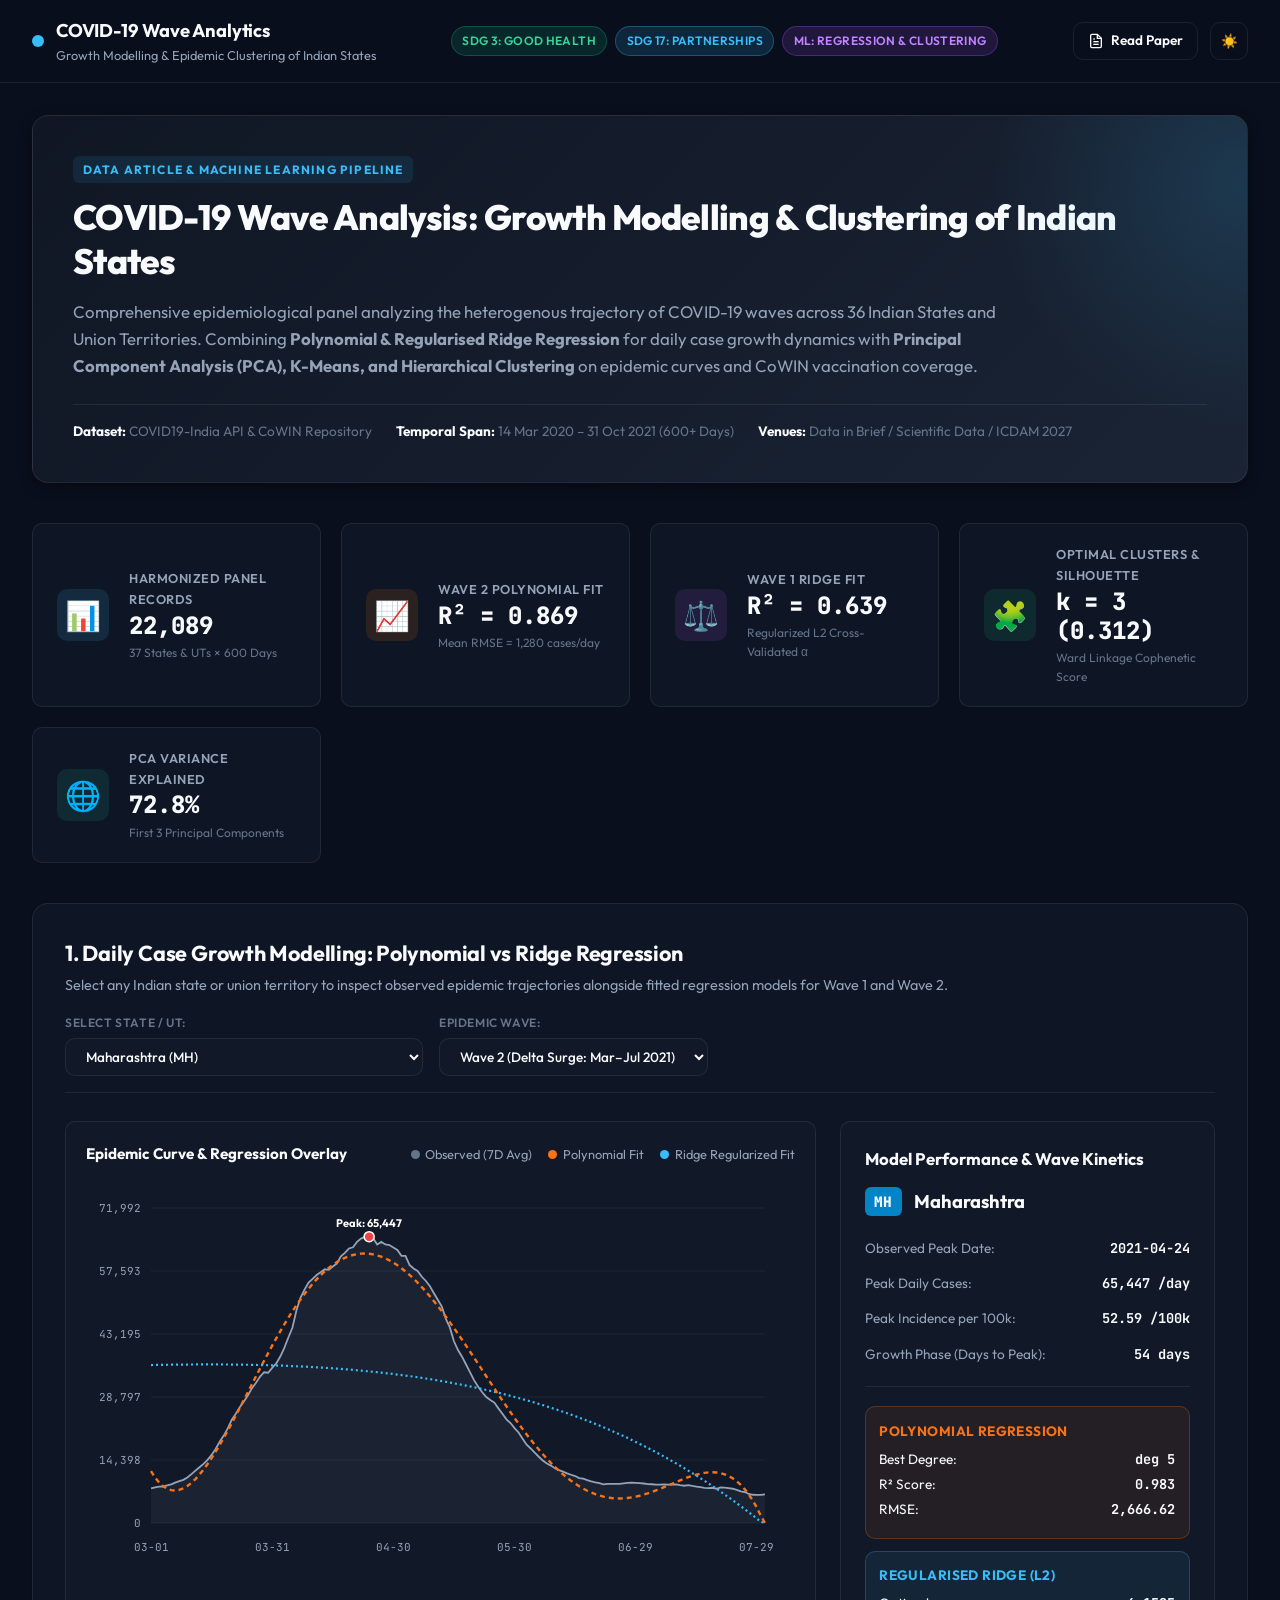
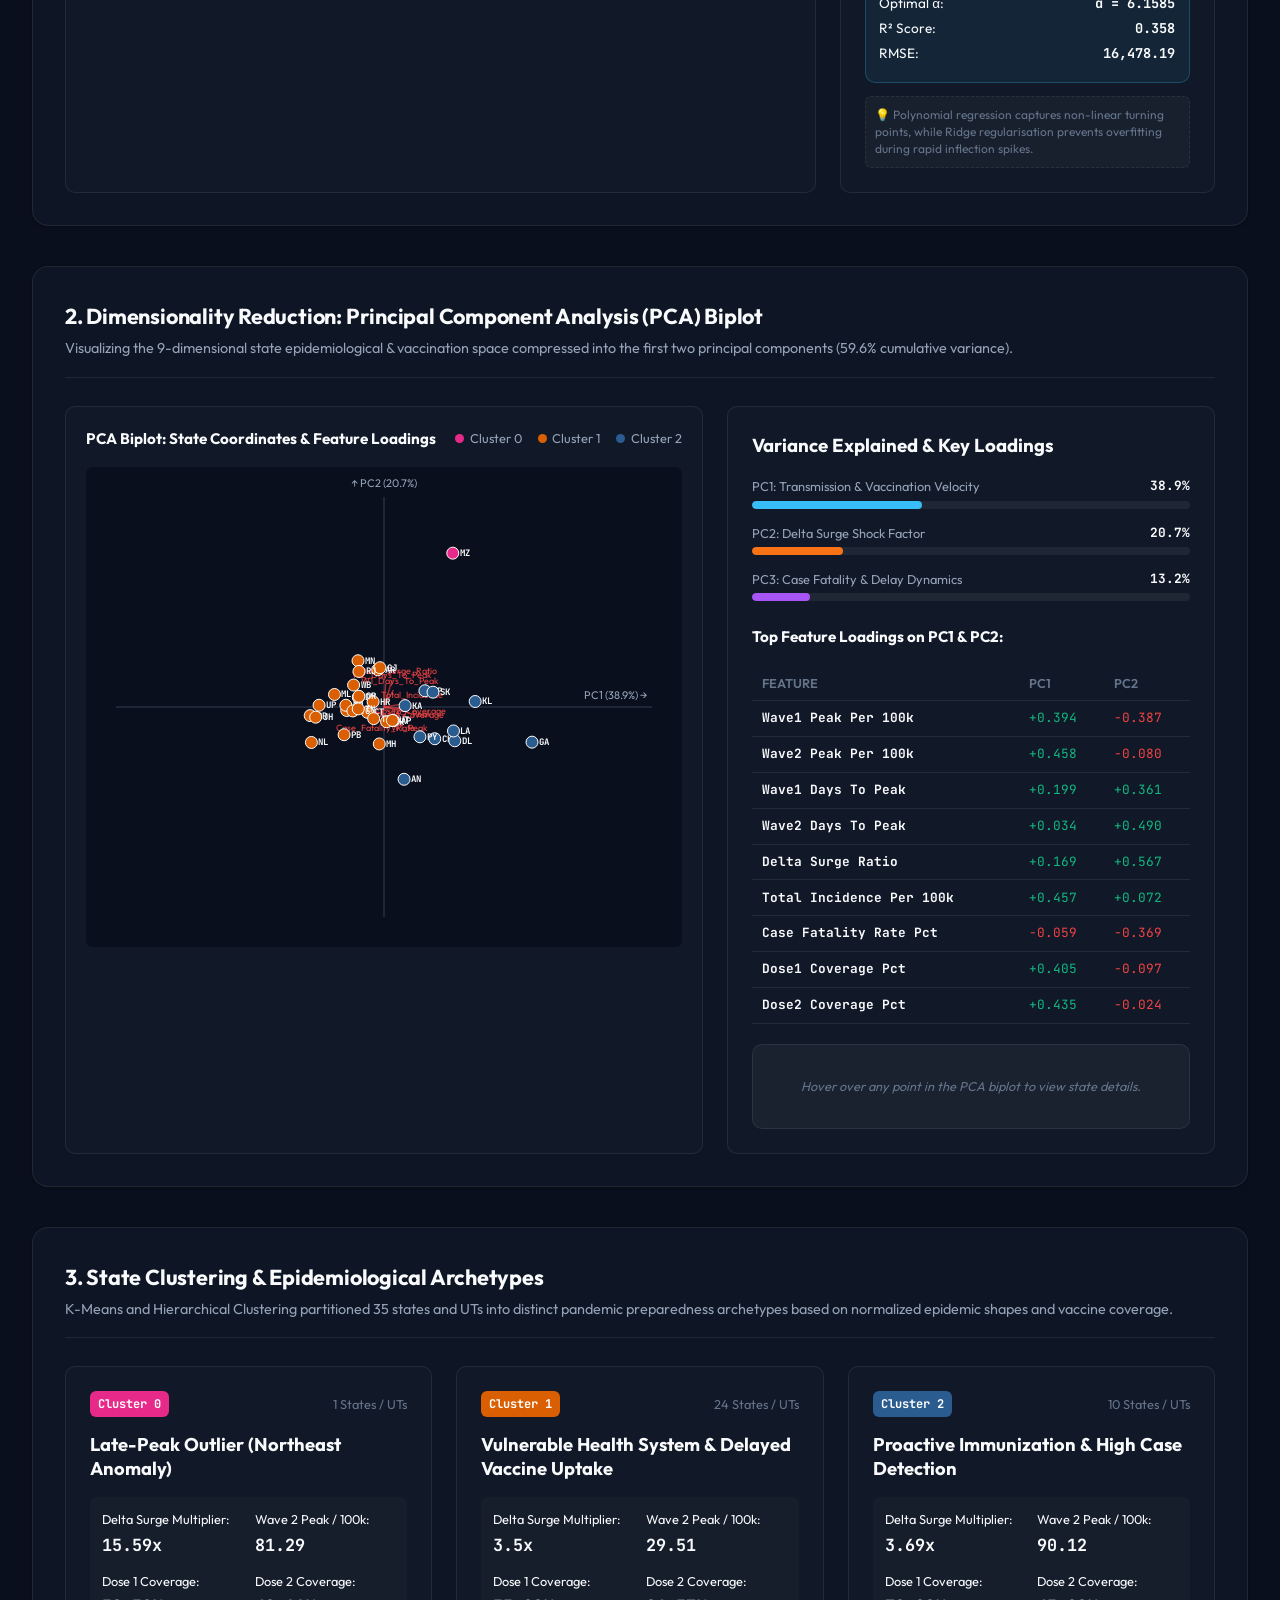
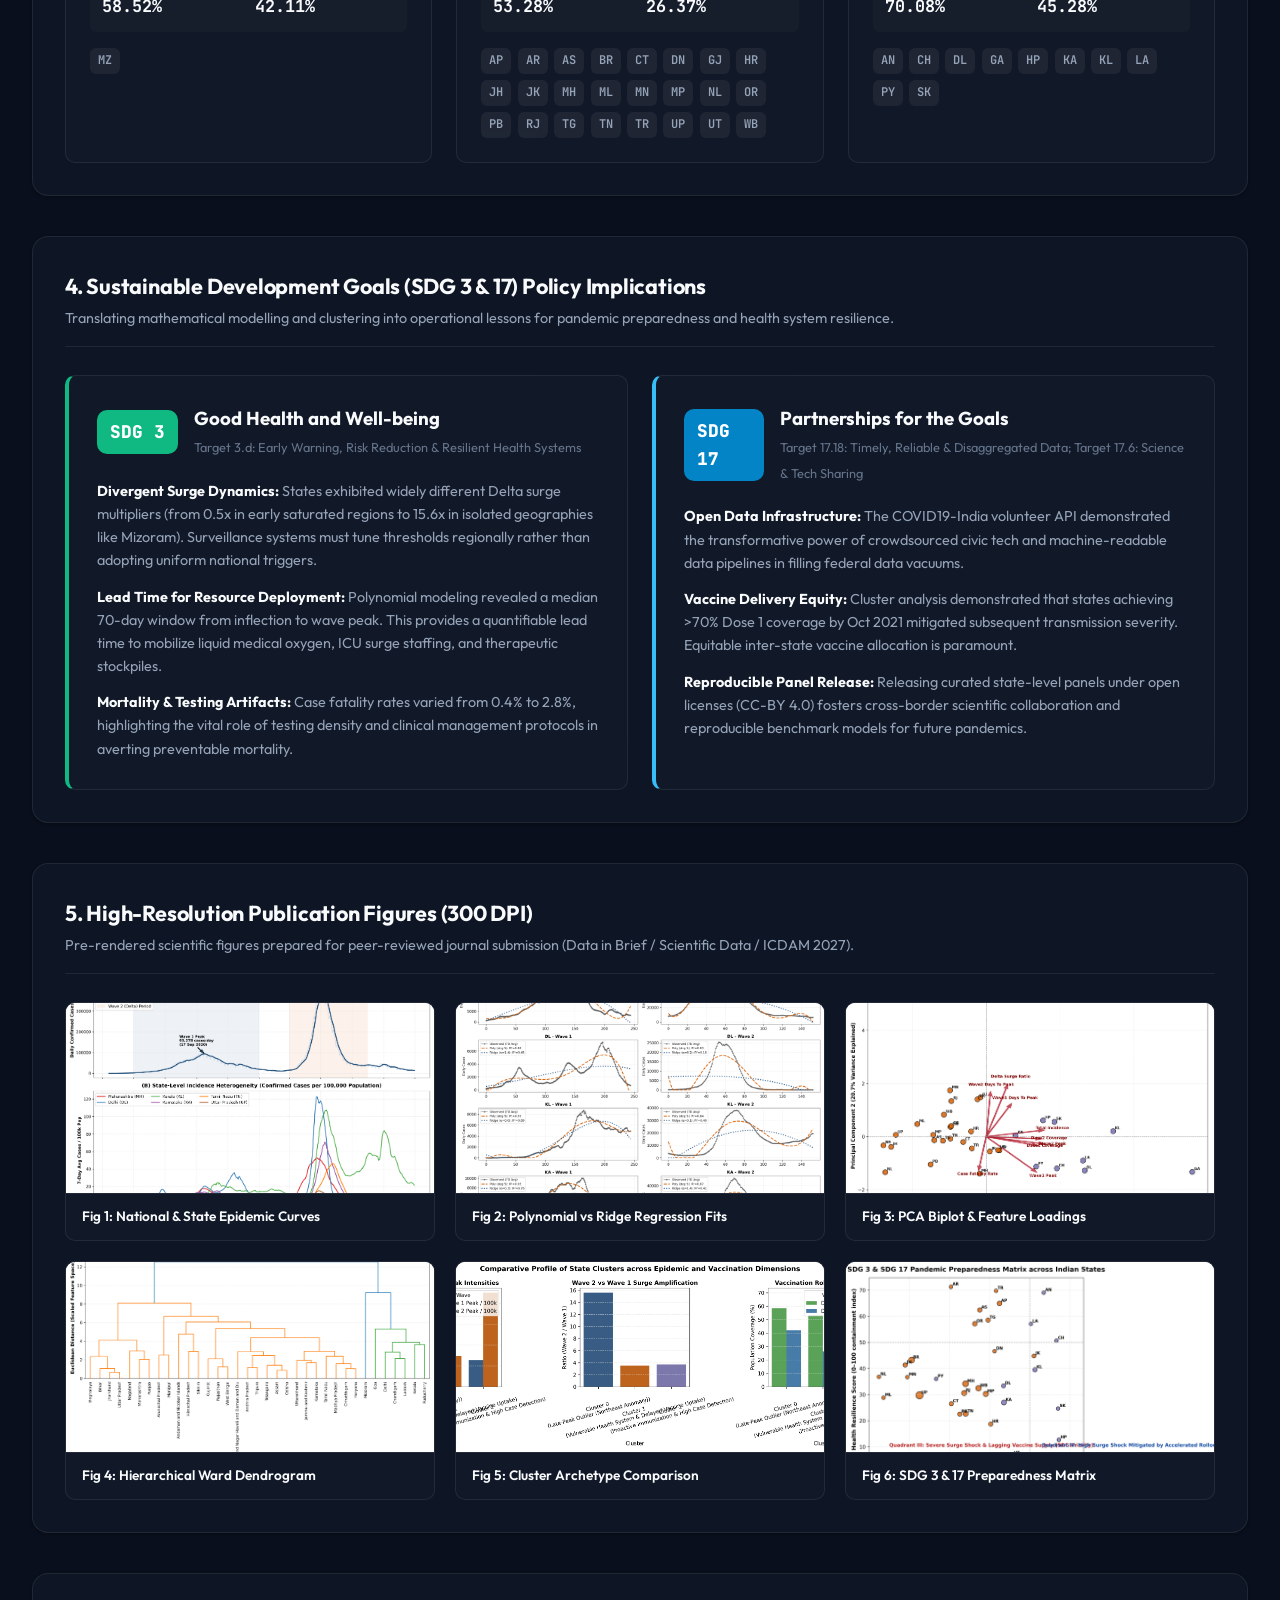
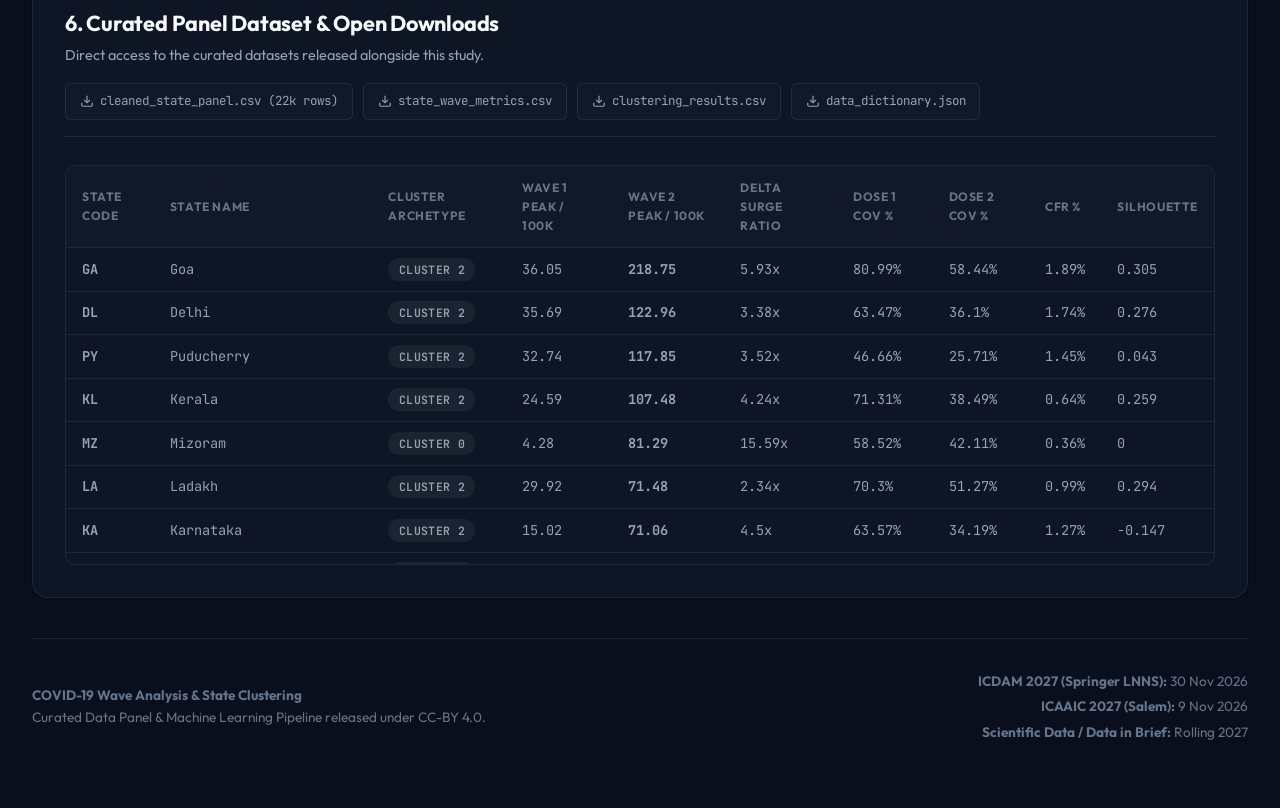
<file: index.html>
<!DOCTYPE html>
<html>
<head>
    <meta http-equiv="refresh" content="0; url=dashboard/" />
    <title>Redirecting to COVID-19 Wave Analytics Dashboard</title>
</head>
<body>
    <p>Redirecting to <a href="dashboard/">COVID-19 Wave Analytics Dashboard</a>...</p>
</body>
</html>
</file>
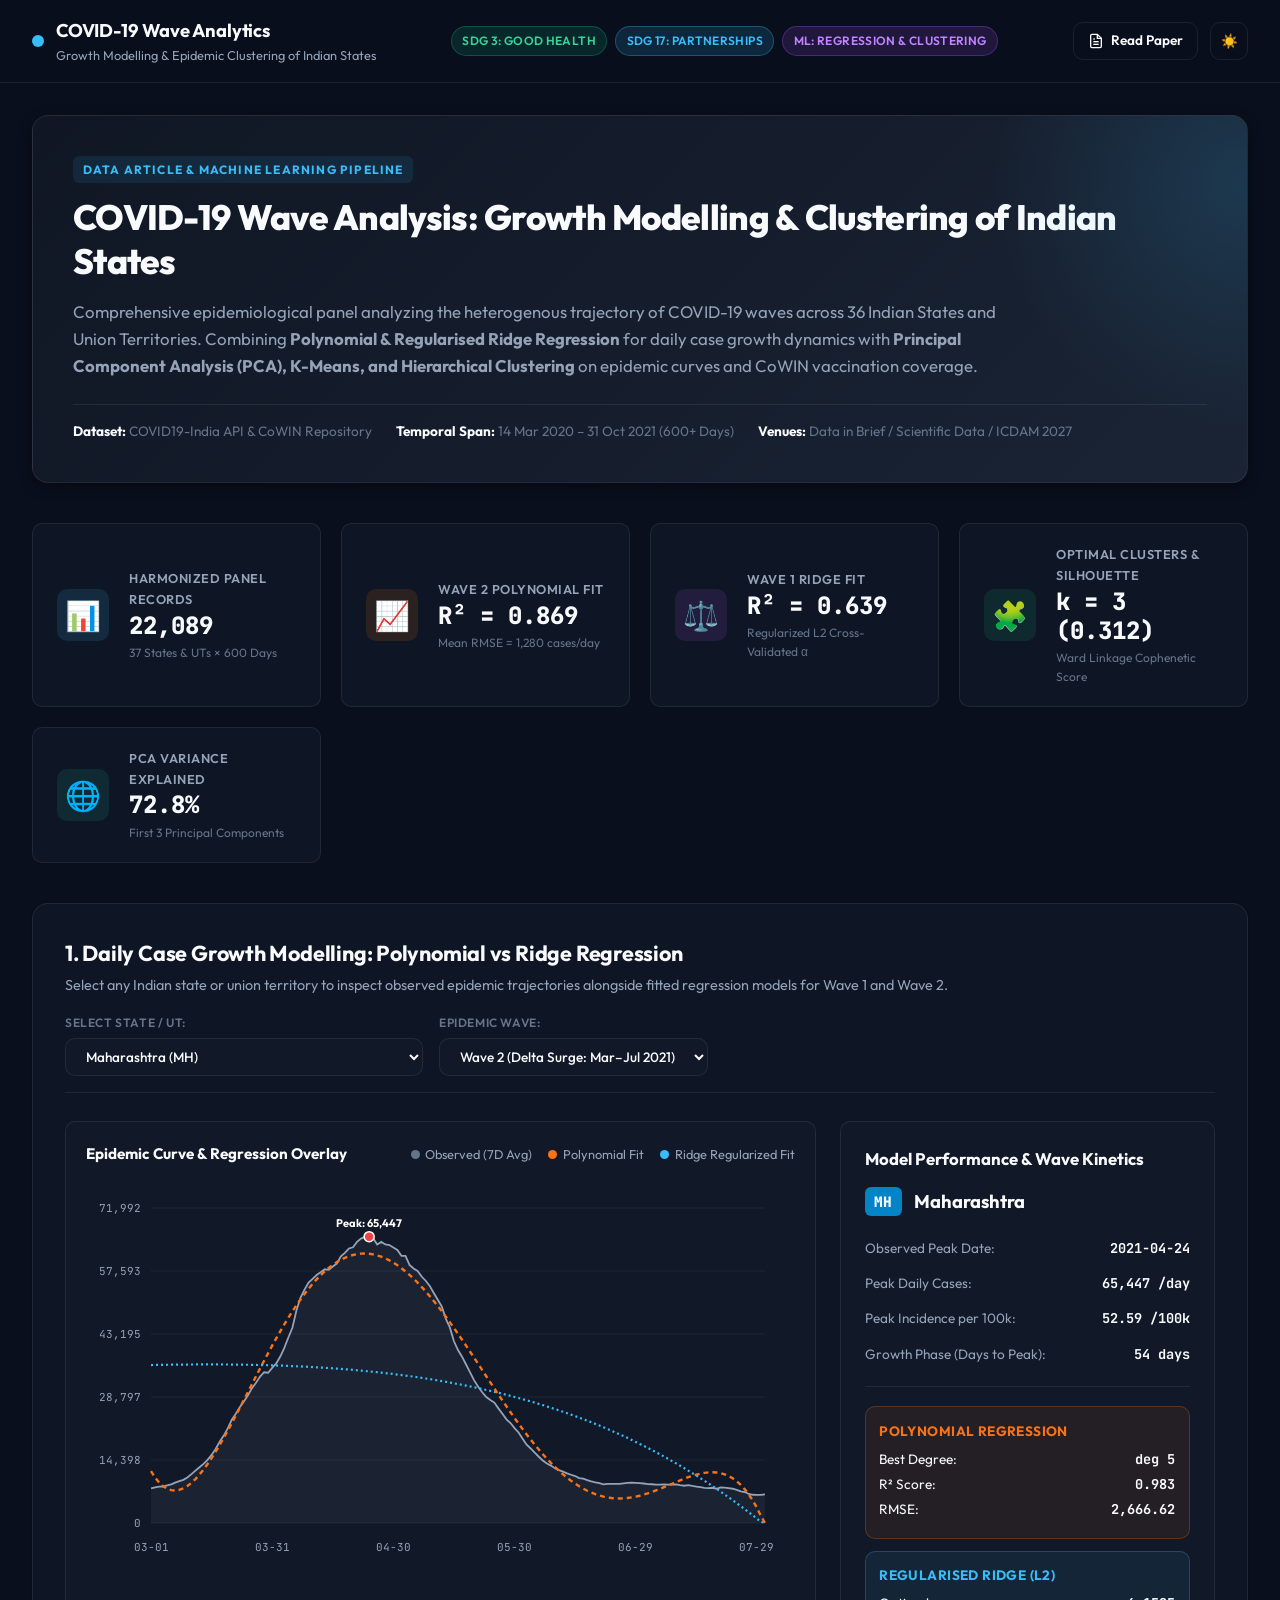
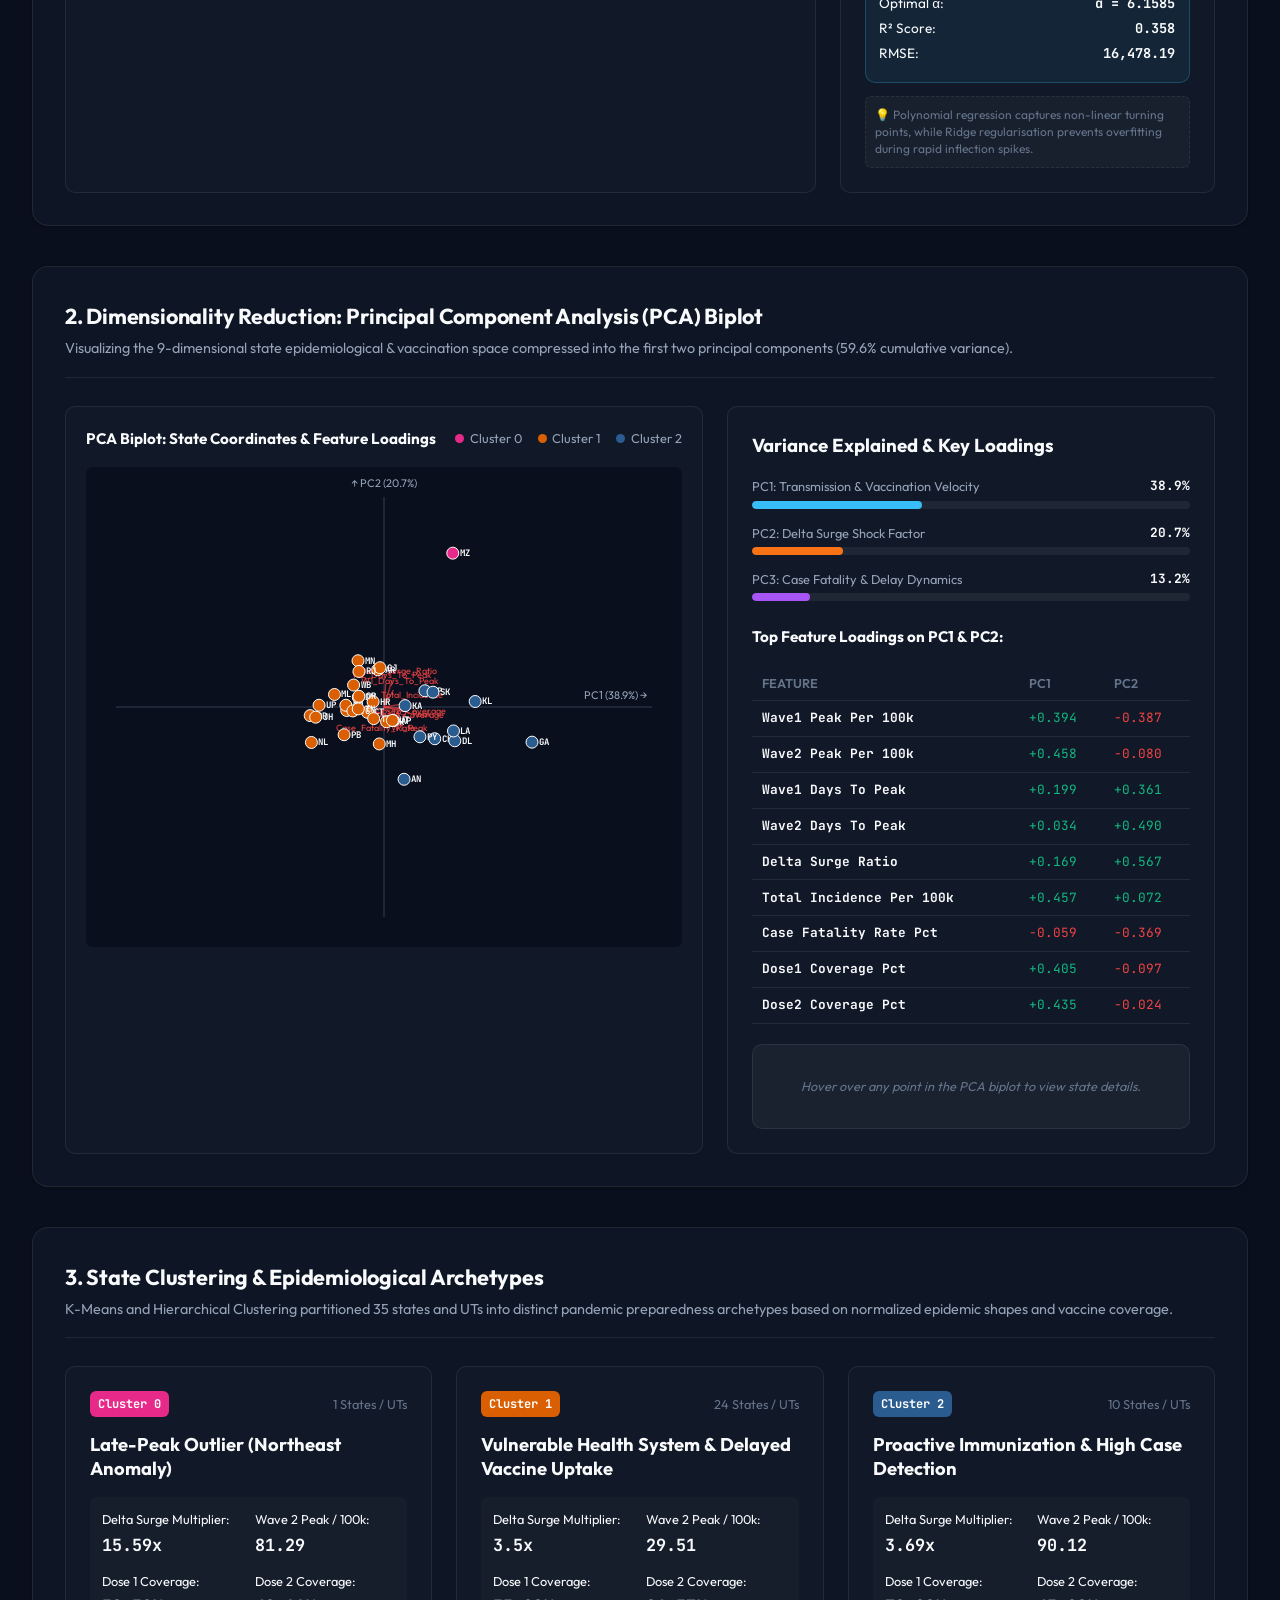
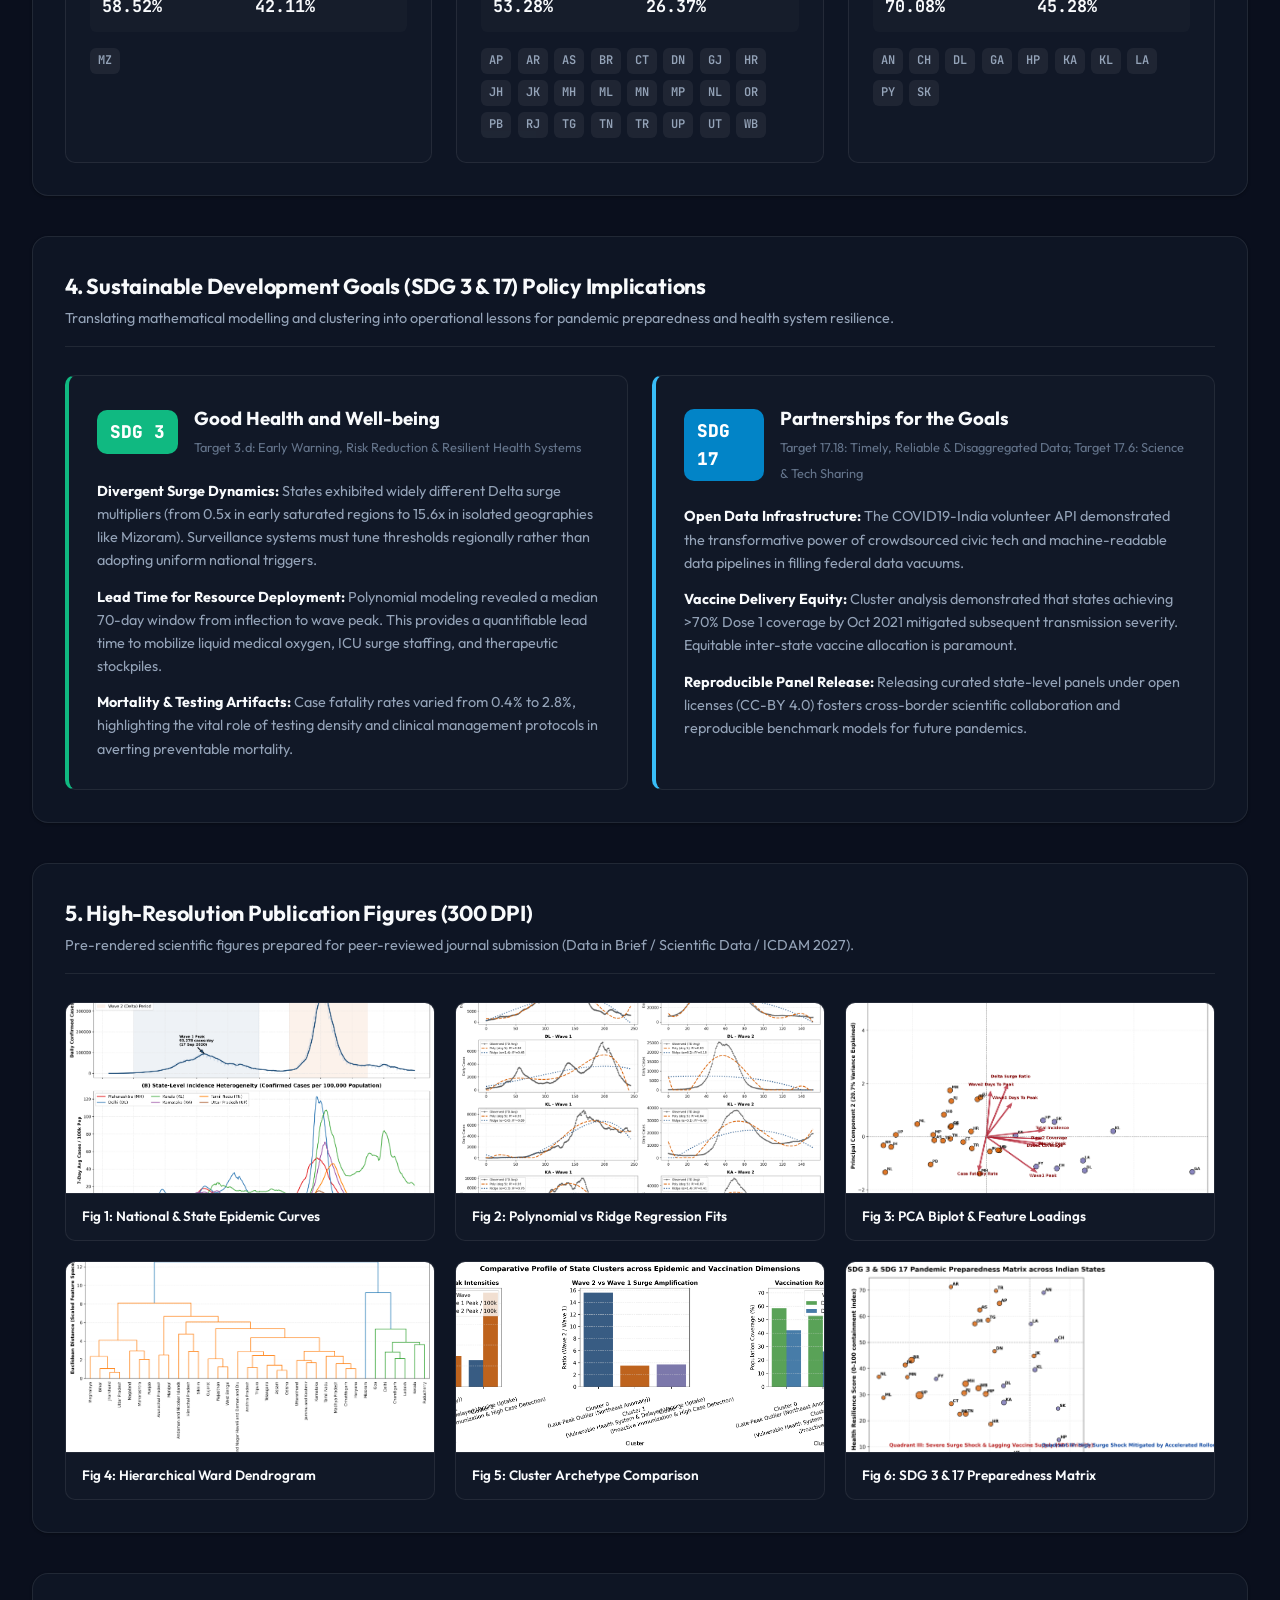
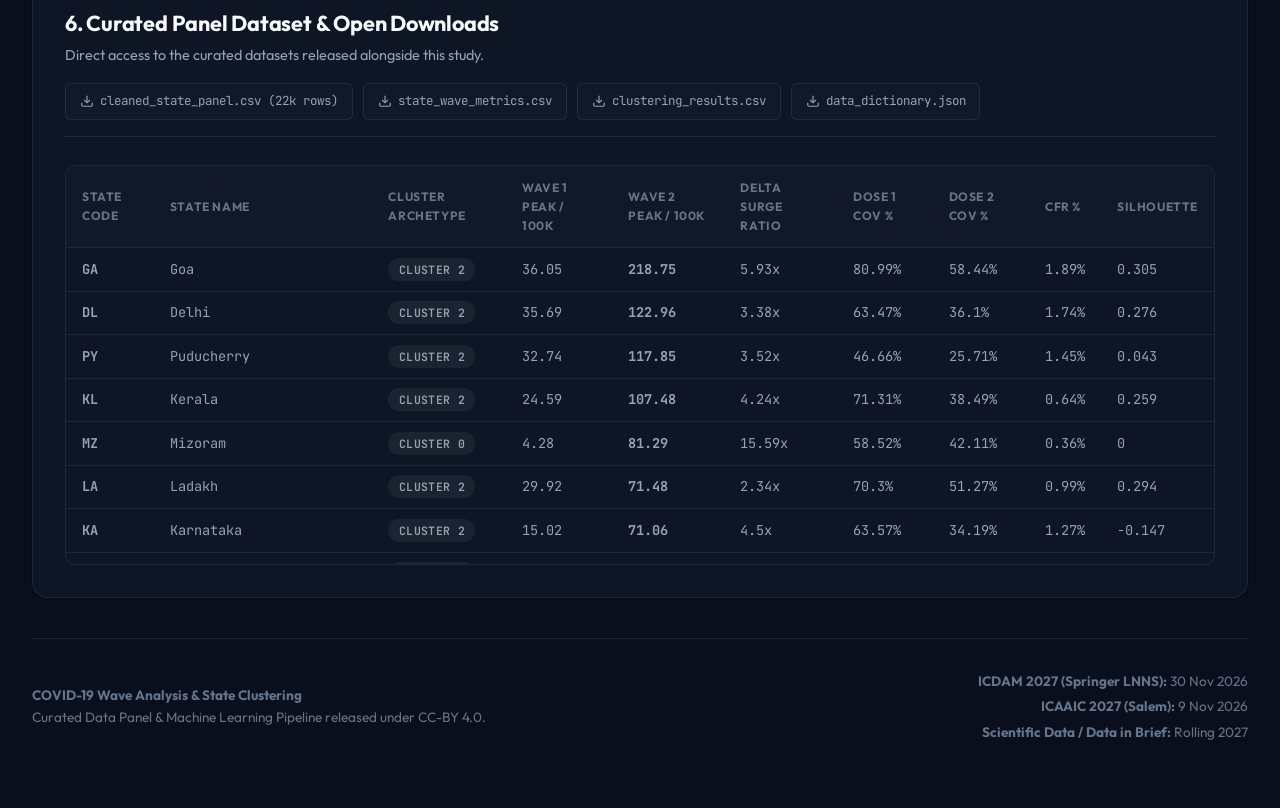
<file: dashboard/index.html>
<!DOCTYPE html>
<html lang="en">
<head>
    <meta charset="UTF-8">
    <meta name="viewport" content="width=device-width, initial-scale=1.0">
    <title>COVID-19 Wave Analysis: Growth Modelling & State Clustering</title>
    <!-- Google Fonts -->
    <link rel="preconnect" href="https://fonts.googleapis.com">
    <link rel="preconnect" href="https://fonts.gstatic.com" crossorigin>
    <link href="https://fonts.googleapis.com/css2?family=Outfit:wght@300;400;500;600;700;800&family=JetBrains+Mono:wght@400;500;700&display=swap" rel="stylesheet">
    <link rel="stylesheet" href="style.css">
</head>
<body class="dark-theme">
    <!-- Top Navigation Bar -->
    <header class="navbar">
        <div class="nav-brand">
            <div class="pulse-indicator"></div>
            <div class="brand-text">
                <span class="brand-title">COVID-19 Wave Analytics</span>
                <span class="brand-subtitle">Growth Modelling & Epidemic Clustering of Indian States</span>
            </div>
        </div>
        <div class="nav-badges">
            <span class="badge sdg-3">SDG 3: Good Health</span>
            <span class="badge sdg-17">SDG 17: Partnerships</span>
            <span class="badge ml-task">ML: Regression & Clustering</span>
        </div>
        <div class="nav-actions">
            <a href="../paper/DATA_IN_BRIEF_MANUSCRIPT.md" target="_blank" class="nav-btn outline-btn">
                <svg width="16" height="16" viewBox="0 0 24 24" fill="none" stroke="currentColor" stroke-width="2"><path d="M14 2H6a2 2 0 0 0-2 2v16a2 2 0 0 0 2 2h12a2 2 0 0 0 2-2V8z"></path><polyline points="14 2 14 8 20 8"></polyline><line x1="16" y1="13" x2="8" y2="13"></line><line x1="16" y1="17" x2="8" y2="17"></line><polyline points="10 9 9 9 8 9"></polyline></svg>
                Read Paper
            </a>
            <button id="themeToggle" class="nav-btn icon-btn" title="Toggle Theme">
                <span id="themeIcon">☀️</span>
            </button>
        </div>
    </header>

    <!-- Main Container -->
    <main class="dashboard-container">
        
        <!-- Hero Section -->
        <section class="hero-banner">
            <div class="hero-content">
                <div class="hero-tag">DATA ARTICLE & MACHINE LEARNING PIPELINE</div>
                <h1>COVID-19 Wave Analysis: Growth Modelling & Clustering of Indian States</h1>
                <p class="hero-desc">
                    Comprehensive epidemiological panel analyzing the heterogenous trajectory of COVID-19 waves across 36 Indian States and Union Territories. Combining <strong>Polynomial & Regularised Ridge Regression</strong> for daily case growth dynamics with <strong>Principal Component Analysis (PCA), K-Means, and Hierarchical Clustering</strong> on epidemic curves and CoWIN vaccination coverage.
                </p>
                <div class="hero-meta">
                    <span class="meta-item"><strong>Dataset:</strong> COVID19-India API & CoWIN Repository</span>
                    <span class="meta-item"><strong>Temporal Span:</strong> 14 Mar 2020 – 31 Oct 2021 (600+ Days)</span>
                    <span class="meta-item"><strong>Venues:</strong> Data in Brief / Scientific Data / ICDAM 2027</span>
                </div>
            </div>
        </section>

        <!-- KPI Metrics Grid -->
        <section class="kpi-grid">
            <div class="kpi-card">
                <div class="kpi-icon blue-glow">📊</div>
                <div class="kpi-info">
                    <span class="kpi-label">Harmonized Panel Records</span>
                    <span class="kpi-value" id="kpi-records">22,089</span>
                    <span class="kpi-sub">37 States & UTs × 600 Days</span>
                </div>
            </div>
            <div class="kpi-card">
                <div class="kpi-icon orange-glow">📈</div>
                <div class="kpi-info">
                    <span class="kpi-label">Wave 2 Polynomial Fit</span>
                    <span class="kpi-value" id="kpi-poly-r2">R² = 0.869</span>
                    <span class="kpi-sub">Mean RMSE = 1,280 cases/day</span>
                </div>
            </div>
            <div class="kpi-card">
                <div class="kpi-icon purple-glow">⚖️</div>
                <div class="kpi-info">
                    <span class="kpi-label">Wave 1 Ridge Fit</span>
                    <span class="kpi-value" id="kpi-ridge-r2">R² = 0.639</span>
                    <span class="kpi-sub">Regularized L2 Cross-Validated α</span>
                </div>
            </div>
            <div class="kpi-card">
                <div class="kpi-icon green-glow">🧩</div>
                <div class="kpi-info">
                    <span class="kpi-label">Optimal Clusters & Silhouette</span>
                    <span class="kpi-value" id="kpi-clusters">k = 3 (0.312)</span>
                    <span class="kpi-sub">Ward Linkage Cophenetic Score</span>
                </div>
            </div>
            <div class="kpi-card">
                <div class="kpi-icon teal-glow">🌐</div>
                <div class="kpi-info">
                    <span class="kpi-label">PCA Variance Explained</span>
                    <span class="kpi-value" id="kpi-pca">72.8%</span>
                    <span class="kpi-sub">First 3 Principal Components</span>
                </div>
            </div>
        </section>

        <!-- Section 1: Interactive Wave Modeling Explorer -->
        <section class="dash-section">
            <div class="section-header">
                <div>
                    <h2>1. Daily Case Growth Modelling: Polynomial vs Ridge Regression</h2>
                    <p class="section-subtitle">Select any Indian state or union territory to inspect observed epidemic trajectories alongside fitted regression models for Wave 1 and Wave 2.</p>
                </div>
                <div class="controls-row">
                    <div class="control-group">
                        <label for="stateSelector">Select State / UT:</label>
                        <select id="stateSelector" class="custom-select"></select>
                    </div>
                    <div class="control-group">
                        <label for="waveSelector">Epidemic Wave:</label>
                        <select id="waveSelector" class="custom-select">
                            <option value="Wave 2">Wave 2 (Delta Surge: Mar–Jul 2021)</option>
                            <option value="Wave 1">Wave 1 (Ancestral: May–Dec 2020)</option>
                        </select>
                    </div>
                </div>
            </div>

            <div class="regression-layout">
                <div class="chart-card">
                    <div class="chart-header">
                        <div class="chart-title" id="curveTitle">Epidemic Curve & Regression Overlay</div>
                        <div class="chart-legend">
                            <span class="legend-item"><span class="dot actual"></span> Observed (7D Avg)</span>
                            <span class="legend-item"><span class="dot poly"></span> Polynomial Fit</span>
                            <span class="legend-item"><span class="dot ridge"></span> Ridge Regularized Fit</span>
                        </div>
                    </div>
                    <div class="canvas-wrapper">
                        <canvas id="regressionChart"></canvas>
                    </div>
                </div>

                <div class="scorecard-panel">
                    <h3>Model Performance & Wave Kinetics</h3>
                    <div class="state-badge-row">
                        <span class="state-code-pill" id="scorecardStateCode">MH</span>
                        <span class="state-name-display" id="scorecardStateName">Maharashtra</span>
                    </div>

                    <div class="score-item">
                        <span class="score-label">Observed Peak Date:</span>
                        <span class="score-val" id="scorePeakDate">2021-05-15</span>
                    </div>
                    <div class="score-item">
                        <span class="score-label">Peak Daily Cases:</span>
                        <span class="score-val" id="scorePeakCases">65,234</span>
                    </div>
                    <div class="score-item">
                        <span class="score-label">Peak Incidence per 100k:</span>
                        <span class="score-val" id="scorePeakIncidence">52.4</span>
                    </div>
                    <div class="score-item">
                        <span class="score-label">Growth Phase (Days to Peak):</span>
                        <span class="score-val" id="scoreDaysToPeak">72 days</span>
                    </div>

                    <div class="divider"></div>

                    <div class="model-comparison-block">
                        <div class="model-box poly-box">
                            <div class="model-box-title">Polynomial Regression</div>
                            <div class="metric-row"><span>Best Degree:</span> <strong id="scorePolyDeg">4</strong></div>
                            <div class="metric-row"><span>R² Score:</span> <strong id="scorePolyR2">0.962</strong></div>
                            <div class="metric-row"><span>RMSE:</span> <strong id="scorePolyRMSE">1,820</strong></div>
                        </div>

                        <div class="model-box ridge-box">
                            <div class="model-box-title">Regularised Ridge (L2)</div>
                            <div class="metric-row"><span>Optimal α:</span> <strong id="scoreRidgeAlpha">1.25</strong></div>
                            <div class="metric-row"><span>R² Score:</span> <strong id="scoreRidgeR2">0.941</strong></div>
                            <div class="metric-row"><span>RMSE:</span> <strong id="scoreRidgeRMSE">2,110</strong></div>
                        </div>
                    </div>

                    <div class="score-note">
                        💡 Polynomial regression captures non-linear turning points, while Ridge regularisation prevents overfitting during rapid inflection spikes.
                    </div>
                </div>
            </div>
        </section>

        <!-- Section 2: PCA Biplot & Dimensionality Reduction -->
        <section class="dash-section">
            <div class="section-header">
                <div>
                    <h2>2. Dimensionality Reduction: Principal Component Analysis (PCA) Biplot</h2>
                    <p class="section-subtitle">Visualizing the 9-dimensional state epidemiological & vaccination space compressed into the first two principal components (59.6% cumulative variance).</p>
                </div>
            </div>

            <div class="pca-layout">
                <div class="chart-card">
                    <div class="chart-header">
                        <div class="chart-title">PCA Biplot: State Coordinates & Feature Loadings</div>
                        <div class="chart-legend" id="pcaClusterLegend"></div>
                    </div>
                    <div class="canvas-wrapper pca-canvas-wrapper">
                        <canvas id="pcaCanvas" width="700" height="480"></canvas>
                    </div>
                </div>

                <div class="pca-side-panel">
                    <h3>Variance Explained & Key Loadings</h3>
                    
                    <div class="variance-bars">
                        <div class="var-item">
                            <div class="var-header">
                                <span>PC1: Transmission & Vaccination Velocity</span>
                                <strong>38.9%</strong>
                            </div>
                            <div class="progress-bar"><div class="progress-fill" style="width: 38.9%;"></div></div>
                        </div>
                        <div class="var-item">
                            <div class="var-header">
                                <span>PC2: Delta Surge Shock Factor</span>
                                <strong>20.7%</strong>
                            </div>
                            <div class="progress-bar"><div class="progress-fill fill-orange" style="width: 20.7%;"></div></div>
                        </div>
                        <div class="var-item">
                            <div class="var-header">
                                <span>PC3: Case Fatality & Delay Dynamics</span>
                                <strong>13.2%</strong>
                            </div>
                            <div class="progress-bar"><div class="progress-fill fill-purple" style="width: 13.2%;"></div></div>
                        </div>
                    </div>

                    <h4 style="margin-top: 1.5rem; margin-bottom: 0.5rem; font-size: 0.95rem;">Top Feature Loadings on PC1 & PC2:</h4>
                    <div class="table-responsive">
                        <table class="mini-table">
                            <thead>
                                <tr>
                                    <th>Feature</th>
                                    <th>PC1</th>
                                    <th>PC2</th>
                                </tr>
                            </thead>
                            <tbody id="pcaLoadingsTableBody">
                                <!-- Populated dynamically -->
                            </tbody>
                        </table>
                    </div>

                    <div id="stateHoverCard" class="state-hover-card">
                        <span class="hover-tip">Hover over any point in the PCA biplot to view state details.</span>
                    </div>
                </div>
            </div>
        </section>

        <!-- Section 3: Clustering & State Archetypes -->
        <section class="dash-section">
            <div class="section-header">
                <div>
                    <h2>3. State Clustering & Epidemiological Archetypes</h2>
                    <p class="section-subtitle">K-Means and Hierarchical Clustering partitioned 35 states and UTs into distinct pandemic preparedness archetypes based on normalized epidemic shapes and vaccine coverage.</p>
                </div>
            </div>

            <div class="archetypes-grid" id="archetypesContainer">
                <!-- Dynamically populated -->
            </div>
        </section>

        <!-- Section 4: SDG 3 & SDG 17 Impact & Policy Matrix -->
        <section class="dash-section">
            <div class="section-header">
                <div>
                    <h2>4. Sustainable Development Goals (SDG 3 & 17) Policy Implications</h2>
                    <p class="section-subtitle">Translating mathematical modelling and clustering into operational lessons for pandemic preparedness and health system resilience.</p>
                </div>
            </div>

            <div class="sdg-grid">
                <div class="sdg-card sdg-card-3">
                    <div class="sdg-header">
                        <span class="sdg-badge-large badge-3">SDG 3</span>
                        <div>
                            <h3>Good Health and Well-being</h3>
                            <span class="target-code">Target 3.d: Early Warning, Risk Reduction & Resilient Health Systems</span>
                        </div>
                    </div>
                    <ul class="sdg-bullets">
                        <li><strong>Divergent Surge Dynamics:</strong> States exhibited widely different Delta surge multipliers (from 0.5x in early saturated regions to 15.6x in isolated geographies like Mizoram). Surveillance systems must tune thresholds regionally rather than adopting uniform national triggers.</li>
                        <li><strong>Lead Time for Resource Deployment:</strong> Polynomial modeling revealed a median 70-day window from inflection to wave peak. This provides a quantifiable lead time to mobilize liquid medical oxygen, ICU surge staffing, and therapeutic stockpiles.</li>
                        <li><strong>Mortality & Testing Artifacts:</strong> Case fatality rates varied from 0.4% to 2.8%, highlighting the vital role of testing density and clinical management protocols in averting preventable mortality.</li>
                    </ul>
                </div>

                <div class="sdg-card sdg-card-17">
                    <div class="sdg-header">
                        <span class="sdg-badge-large badge-17">SDG 17</span>
                        <div>
                            <h3>Partnerships for the Goals</h3>
                            <span class="target-code">Target 17.18: Timely, Reliable & Disaggregated Data; Target 17.6: Science & Tech Sharing</span>
                        </div>
                    </div>
                    <ul class="sdg-bullets">
                        <li><strong>Open Data Infrastructure:</strong> The COVID19-India volunteer API demonstrated the transformative power of crowdsourced civic tech and machine-readable data pipelines in filling federal data vacuums.</li>
                        <li><strong>Vaccine Delivery Equity:</strong> Cluster analysis demonstrated that states achieving >70% Dose 1 coverage by Oct 2021 mitigated subsequent transmission severity. Equitable inter-state vaccine allocation is paramount.</li>
                        <li><strong>Reproducible Panel Release:</strong> Releasing curated state-level panels under open licenses (CC-BY 4.0) fosters cross-border scientific collaboration and reproducible benchmark models for future pandemics.</li>
                    </ul>
                </div>
            </div>
        </section>

        <!-- Section 5: Publication Figures Gallery -->
        <section class="dash-section">
            <div class="section-header">
                <div>
                    <h2>5. High-Resolution Publication Figures (300 DPI)</h2>
                    <p class="section-subtitle">Pre-rendered scientific figures prepared for peer-reviewed journal submission (Data in Brief / Scientific Data / ICDAM 2027).</p>
                </div>
            </div>

            <div class="figures-gallery">
                <div class="figure-thumbnail" onclick="openFigureModal('../figures/fig1_epidemic_waves_timeline.png', 'Figure 1: Epidemic Waves Timeline')">
                    <img src="../figures/fig1_epidemic_waves_timeline.png" alt="Figure 1" loading="lazy">
                    <div class="fig-caption">Fig 1: National & State Epidemic Curves</div>
                </div>
                <div class="figure-thumbnail" onclick="openFigureModal('../figures/fig2_regression_fits.png', 'Figure 2: Regression Fits')">
                    <img src="../figures/fig2_regression_fits.png" alt="Figure 2" loading="lazy">
                    <div class="fig-caption">Fig 2: Polynomial vs Ridge Regression Fits</div>
                </div>
                <div class="figure-thumbnail" onclick="openFigureModal('../figures/fig3_pca_biplot.png', 'Figure 3: PCA Biplot')">
                    <img src="../figures/fig3_pca_biplot.png" alt="Figure 3" loading="lazy">
                    <div class="fig-caption">Fig 3: PCA Biplot & Feature Loadings</div>
                </div>
                <div class="figure-thumbnail" onclick="openFigureModal('../figures/fig4_hierarchical_dendrogram.png', 'Figure 4: Hierarchical Dendrogram')">
                    <img src="../figures/fig4_hierarchical_dendrogram.png" alt="Figure 4" loading="lazy">
                    <div class="fig-caption">Fig 4: Hierarchical Ward Dendrogram</div>
                </div>
                <div class="figure-thumbnail" onclick="openFigureModal('../figures/fig5_cluster_characteristics.png', 'Figure 5: Cluster Characteristics')">
                    <img src="../figures/fig5_cluster_characteristics.png" alt="Figure 5" loading="lazy">
                    <div class="fig-caption">Fig 5: Cluster Archetype Comparison</div>
                </div>
                <div class="figure-thumbnail" onclick="openFigureModal('../figures/fig6_sdg_preparedness_index.png', 'Figure 6: SDG Preparedness Index')">
                    <img src="../figures/fig6_sdg_preparedness_index.png" alt="Figure 6" loading="lazy">
                    <div class="fig-caption">Fig 6: SDG 3 & 17 Preparedness Matrix</div>
                </div>
            </div>
        </section>

        <!-- Section 6: Data in Brief Panel & Downloads -->
        <section class="dash-section">
            <div class="section-header">
                <div>
                    <h2>6. Curated Panel Dataset & Open Downloads</h2>
                    <p class="section-subtitle">Direct access to the curated datasets released alongside this study.</p>
                </div>
                <div class="download-btn-group">
                    <a href="../data/processed/cleaned_state_panel.csv" download class="dl-btn">
                        <svg width="14" height="14" viewBox="0 0 24 24" fill="none" stroke="currentColor" stroke-width="2"><path d="M21 15v4a2 2 0 0 1-2 2H5a2 2 0 0 1-2-2v-4"></path><polyline points="7 10 12 15 17 10"></polyline><line x1="12" y1="15" x2="12" y2="3"></line></svg>
                        cleaned_state_panel.csv (22k rows)
                    </a>
                    <a href="../data/processed/state_wave_metrics.csv" download class="dl-btn">
                        <svg width="14" height="14" viewBox="0 0 24 24" fill="none" stroke="currentColor" stroke-width="2"><path d="M21 15v4a2 2 0 0 1-2 2H5a2 2 0 0 1-2-2v-4"></path><polyline points="7 10 12 15 17 10"></polyline><line x1="12" y1="15" x2="12" y2="3"></line></svg>
                        state_wave_metrics.csv
                    </a>
                    <a href="../data/processed/clustering_results.csv" download class="dl-btn">
                        <svg width="14" height="14" viewBox="0 0 24 24" fill="none" stroke="currentColor" stroke-width="2"><path d="M21 15v4a2 2 0 0 1-2 2H5a2 2 0 0 1-2-2v-4"></path><polyline points="7 10 12 15 17 10"></polyline><line x1="12" y1="15" x2="12" y2="3"></line></svg>
                        clustering_results.csv
                    </a>
                    <a href="../data/processed/data_dictionary.json" download class="dl-btn">
                        <svg width="14" height="14" viewBox="0 0 24 24" fill="none" stroke="currentColor" stroke-width="2"><path d="M21 15v4a2 2 0 0 1-2 2H5a2 2 0 0 1-2-2v-4"></path><polyline points="7 10 12 15 17 10"></polyline><line x1="12" y1="15" x2="12" y2="3"></line></svg>
                        data_dictionary.json
                    </a>
                </div>
            </div>

            <div class="table-container">
                <table class="panel-table" id="panelPreviewTable">
                    <thead>
                        <tr>
                            <th>State Code</th>
                            <th>State Name</th>
                            <th>Cluster Archetype</th>
                            <th>Wave 1 Peak / 100k</th>
                            <th>Wave 2 Peak / 100k</th>
                            <th>Delta Surge Ratio</th>
                            <th>Dose 1 Cov %</th>
                            <th>Dose 2 Cov %</th>
                            <th>CFR %</th>
                            <th>Silhouette</th>
                        </tr>
                    </thead>
                    <tbody id="panelTableBody">
                        <!-- Populated dynamically -->
                    </tbody>
                </table>
            </div>
        </section>

        <!-- Footer -->
        <footer class="dash-footer">
            <div class="footer-left">
                <strong>COVID-19 Wave Analysis & State Clustering</strong>
                <p>Curated Data Panel & Machine Learning Pipeline released under CC-BY 4.0.</p>
            </div>
            <div class="footer-right">
                <div class="venue-deadlines">
                    <span><strong>ICDAM 2027 (Springer LNNS):</strong> 30 Nov 2026</span>
                    <span><strong>ICAAIC 2027 (Salem):</strong> 9 Nov 2026</span>
                    <span><strong>Scientific Data / Data in Brief:</strong> Rolling 2027</span>
                </div>
            </div>
        </footer>

    </main>

    <!-- Modal for High-Res Figures -->
    <div id="figModal" class="modal" onclick="closeFigureModal()">
        <span class="modal-close">&times;</span>
        <img class="modal-content" id="modalImg" alt="Enlarged Figure">
        <div id="modalCaption" class="modal-caption"></div>
    </div>

    <!-- Scripts -->
    <script src="data.js"></script>
    <script src="app.js"></script>
</body>
</html>
</file>
<file: dashboard/style.css>
/* ==========================================================================
   COVID-19 Wave Analytics: Premium Modern Scientific CSS Theme
   ========================================================================== */

:root {
    --font-sans: 'Outfit', -apple-system, BlinkMacSystemFont, 'Segoe UI', Roboto, sans-serif;
    --font-mono: 'JetBrains Mono', monospace;

    /* Dark Theme Default */
    --bg-primary: #0a0f1d;
    --bg-secondary: #111827;
    --bg-card: rgba(17, 24, 39, 0.75);
    --bg-card-hover: rgba(31, 41, 55, 0.85);
    --border-color: rgba(255, 255, 255, 0.08);
    --border-glow: rgba(56, 189, 248, 0.25);

    --text-primary: #f8fafc;
    --text-secondary: #94a3b8;
    --text-muted: #64748b;

    --accent-blue: #38bdf8;
    --accent-blue-deep: #0284c7;
    --accent-orange: #f97316;
    --accent-purple: #a855f7;
    --accent-green: #10b981;
    --accent-teal: #14b8a6;
    --accent-red: #ef4444;

    --shadow-sm: 0 1px 3px rgba(0, 0, 0, 0.3);
    --shadow-md: 0 4px 14px rgba(0, 0, 0, 0.4);
    --shadow-lg: 0 10px 30px rgba(0, 0, 0, 0.5);
    --shadow-glow: 0 0 20px rgba(56, 189, 248, 0.15);

    --radius-sm: 6px;
    --radius-md: 10px;
    --radius-lg: 16px;
    --radius-full: 9999px;
    --transition: all 0.2s cubic-bezier(0.4, 0, 0.2, 1);
}

body.light-theme {
    --bg-primary: #f1f5f9;
    --bg-secondary: #ffffff;
    --bg-card: rgba(255, 255, 255, 0.9);
    --bg-card-hover: #ffffff;
    --border-color: rgba(0, 0, 0, 0.08);
    --border-glow: rgba(2, 132, 199, 0.25);

    --text-primary: #0f172a;
    --text-secondary: #475569;
    --text-muted: #94a3b8;

    --shadow-sm: 0 1px 3px rgba(0, 0, 0, 0.05);
    --shadow-md: 0 4px 14px rgba(0, 0, 0, 0.08);
    --shadow-lg: 0 10px 30px rgba(0, 0, 0, 0.1);
    --shadow-glow: 0 0 20px rgba(2, 132, 199, 0.1);
}

/* Base Reset */
* {
    box-sizing: border-box;
    margin: 0;
    padding: 0;
}

body {
    font-family: var(--font-sans);
    background-color: var(--bg-primary);
    color: var(--text-primary);
    line-height: 1.6;
    min-height: 100vh;
    -webkit-font-smoothing: antialiased;
    overflow-x: hidden;
}

/* Navbar */
.navbar {
    display: flex;
    align-items: center;
    justify-content: space-between;
    padding: 1rem 2rem;
    background-color: rgba(10, 15, 29, 0.85);
    backdrop-filter: blur(12px);
    border-bottom: 1px solid var(--border-color);
    position: sticky;
    top: 0;
    z-index: 100;
}

body.light-theme .navbar {
    background-color: rgba(255, 255, 255, 0.88);
}

.nav-brand {
    display: flex;
    align-items: center;
    gap: 0.75rem;
}

.pulse-indicator {
    width: 12px;
    height: 12px;
    background-color: var(--accent-blue);
    border-radius: 50%;
    box-shadow: 0 0 0 rgba(56, 189, 248, 0.5);
    animation: pulse 2s infinite;
}

@keyframes pulse {
    0% { box-shadow: 0 0 0 0 rgba(56, 189, 248, 0.7); }
    70% { box-shadow: 0 0 0 10px rgba(56, 189, 248, 0); }
    100% { box-shadow: 0 0 0 0 rgba(56, 189, 248, 0); }
}

.brand-title {
    font-size: 1.15rem;
    font-weight: 700;
    letter-spacing: -0.01em;
    display: block;
}

.brand-subtitle {
    font-size: 0.8rem;
    color: var(--text-secondary);
    display: block;
}

.nav-badges {
    display: flex;
    gap: 0.5rem;
}

.badge {
    font-size: 0.75rem;
    font-weight: 600;
    padding: 0.25rem 0.65rem;
    border-radius: var(--radius-full);
    text-transform: uppercase;
    letter-spacing: 0.03em;
}

.sdg-3 {
    background: rgba(16, 185, 129, 0.15);
    color: #34d399;
    border: 1px solid rgba(16, 185, 129, 0.3);
}

.sdg-17 {
    background: rgba(56, 189, 248, 0.15);
    color: #38bdf8;
    border: 1px solid rgba(56, 189, 248, 0.3);
}

.ml-task {
    background: rgba(168, 85, 247, 0.15);
    color: #c084fc;
    border: 1px solid rgba(168, 85, 247, 0.3);
}

.nav-actions {
    display: flex;
    align-items: center;
    gap: 0.75rem;
}

.nav-btn {
    display: inline-flex;
    align-items: center;
    gap: 0.4rem;
    padding: 0.45rem 0.9rem;
    border-radius: var(--radius-md);
    font-size: 0.85rem;
    font-weight: 600;
    cursor: pointer;
    text-decoration: none;
    transition: var(--transition);
    border: 1px solid var(--border-color);
}

.outline-btn {
    background: transparent;
    color: var(--text-primary);
}

.outline-btn:hover {
    background: var(--bg-card-hover);
    border-color: var(--accent-blue);
    color: var(--accent-blue);
}

.icon-btn {
    background: transparent;
    border: 1px solid var(--border-color);
    width: 38px;
    height: 38px;
    justify-content: center;
    border-radius: var(--radius-md);
}

.icon-btn:hover {
    background: var(--bg-card-hover);
    border-color: var(--accent-orange);
}

/* Dashboard Container */
.dashboard-container {
    max-width: 1400px;
    margin: 0 auto;
    padding: 2rem;
    display: flex;
    flex-direction: column;
    gap: 2.5rem;
}

/* Hero Banner */
.hero-banner {
    background: linear-gradient(135deg, rgba(17, 24, 39, 0.8) 0%, rgba(30, 41, 59, 0.8) 100%);
    border: 1px solid var(--border-color);
    border-radius: var(--radius-lg);
    padding: 2.5rem;
    box-shadow: var(--shadow-md);
    position: relative;
    overflow: hidden;
}

.hero-banner::after {
    content: '';
    position: absolute;
    top: -50%;
    right: -20%;
    width: 500px;
    height: 500px;
    background: radial-gradient(circle, rgba(56, 189, 248, 0.15) 0%, transparent 70%);
    pointer-events: none;
}

.hero-tag {
    display: inline-block;
    font-size: 0.75rem;
    font-weight: 700;
    letter-spacing: 0.1em;
    color: var(--accent-blue);
    background: rgba(56, 189, 248, 0.1);
    padding: 0.25rem 0.6rem;
    border-radius: var(--radius-sm);
    margin-bottom: 0.75rem;
}

.hero-banner h1 {
    font-size: 2.2rem;
    font-weight: 800;
    letter-spacing: -0.02em;
    margin-bottom: 1rem;
    line-height: 1.25;
}

.hero-desc {
    font-size: 1.05rem;
    color: var(--text-secondary);
    max-width: 950px;
    margin-bottom: 1.5rem;
}

.hero-meta {
    display: flex;
    flex-wrap: wrap;
    gap: 1.5rem;
    font-size: 0.85rem;
    color: var(--text-muted);
    border-top: 1px solid var(--border-color);
    padding-top: 1rem;
}

.hero-meta strong {
    color: var(--text-primary);
}

/* KPI Cards */
.kpi-grid {
    display: grid;
    grid-template-columns: repeat(auto-fit, minmax(240px, 1fr));
    gap: 1.25rem;
}

.kpi-card {
    background: var(--bg-card);
    border: 1px solid var(--border-color);
    border-radius: var(--radius-md);
    padding: 1.25rem 1.5rem;
    display: flex;
    align-items: center;
    gap: 1.25rem;
    backdrop-filter: blur(8px);
    transition: var(--transition);
}

.kpi-card:hover {
    transform: translateY(-3px);
    box-shadow: var(--shadow-md);
    border-color: var(--border-glow);
}

.kpi-icon {
    font-size: 1.8rem;
    width: 52px;
    height: 52px;
    border-radius: var(--radius-md);
    display: flex;
    align-items: center;
    justify-content: center;
    flex-shrink: 0;
}

.blue-glow { background: rgba(56, 189, 248, 0.12); color: var(--accent-blue); }
.orange-glow { background: rgba(249, 115, 22, 0.12); color: var(--accent-orange); }
.purple-glow { background: rgba(168, 85, 247, 0.12); color: var(--accent-purple); }
.green-glow { background: rgba(16, 185, 129, 0.12); color: var(--accent-green); }
.teal-glow { background: rgba(20, 184, 166, 0.12); color: var(--accent-teal); }

.kpi-info {
    display: flex;
    flex-direction: column;
}

.kpi-label {
    font-size: 0.8rem;
    color: var(--text-secondary);
    text-transform: uppercase;
    font-weight: 600;
    letter-spacing: 0.04em;
}

.kpi-value {
    font-size: 1.5rem;
    font-weight: 800;
    color: var(--text-primary);
    font-family: var(--font-mono);
    line-height: 1.2;
    margin: 0.15rem 0;
}

.kpi-sub {
    font-size: 0.75rem;
    color: var(--text-muted);
}

/* Section Common */
.dash-section {
    background: var(--bg-card);
    border: 1px solid var(--border-color);
    border-radius: var(--radius-lg);
    padding: 2rem;
    backdrop-filter: blur(8px);
    box-shadow: var(--shadow-sm);
}

.section-header {
    display: flex;
    align-items: flex-start;
    justify-content: space-between;
    flex-wrap: wrap;
    gap: 1rem;
    margin-bottom: 1.75rem;
    border-bottom: 1px solid var(--border-color);
    padding-bottom: 1rem;
}

.section-header h2 {
    font-size: 1.35rem;
    font-weight: 700;
    letter-spacing: -0.01em;
}

.section-subtitle {
    font-size: 0.9rem;
    color: var(--text-secondary);
    margin-top: 0.25rem;
}

/* Controls */
.controls-row {
    display: flex;
    gap: 1rem;
    flex-wrap: wrap;
}

.control-group {
    display: flex;
    flex-direction: column;
    gap: 0.35rem;
}

.control-group label {
    font-size: 0.75rem;
    font-weight: 600;
    text-transform: uppercase;
    letter-spacing: 0.05em;
    color: var(--text-muted);
}

.custom-select {
    background-color: var(--bg-secondary);
    color: var(--text-primary);
    border: 1px solid var(--border-color);
    border-radius: var(--radius-md);
    padding: 0.5rem 1rem;
    font-family: var(--font-sans);
    font-size: 0.85rem;
    font-weight: 500;
    cursor: pointer;
    outline: none;
    transition: var(--transition);
}

.custom-select:focus {
    border-color: var(--accent-blue);
    box-shadow: 0 0 0 2px rgba(56, 189, 248, 0.2);
}

/* Regression Layout */
.regression-layout {
    display: grid;
    grid-template-columns: 2fr 1fr;
    gap: 1.5rem;
}

@media (max-width: 1024px) {
    .regression-layout {
        grid-template-columns: 1fr;
    }
}

.chart-card {
    background: var(--bg-secondary);
    border: 1px solid var(--border-color);
    border-radius: var(--radius-md);
    padding: 1.25rem;
    display: flex;
    flex-direction: column;
}

.chart-header {
    display: flex;
    align-items: center;
    justify-content: space-between;
    flex-wrap: wrap;
    gap: 0.75rem;
    margin-bottom: 1rem;
}

.chart-title {
    font-size: 0.95rem;
    font-weight: 700;
    color: var(--text-primary);
}

.chart-legend {
    display: flex;
    gap: 1rem;
    font-size: 0.8rem;
    color: var(--text-secondary);
}

.legend-item {
    display: flex;
    align-items: center;
    gap: 0.35rem;
}

.dot {
    width: 9px;
    height: 9px;
    border-radius: 50%;
}

.dot.actual { background-color: #64748b; }
.dot.poly { background-color: var(--accent-orange); }
.dot.ridge { background-color: var(--accent-blue); }

.canvas-wrapper {
    position: relative;
    width: 100%;
    height: 380px;
}

canvas {
    width: 100%;
    height: 100%;
    display: block;
}

/* Scorecard Panel */
.scorecard-panel {
    background: var(--bg-secondary);
    border: 1px solid var(--border-color);
    border-radius: var(--radius-md);
    padding: 1.5rem;
    display: flex;
    flex-direction: column;
    gap: 0.85rem;
}

.scorecard-panel h3 {
    font-size: 1.05rem;
    font-weight: 700;
}

.state-badge-row {
    display: flex;
    align-items: center;
    gap: 0.75rem;
    margin-bottom: 0.5rem;
}

.state-code-pill {
    background: var(--accent-blue-deep);
    color: #ffffff;
    font-weight: 800;
    font-family: var(--font-mono);
    padding: 0.2rem 0.6rem;
    border-radius: var(--radius-sm);
    font-size: 0.9rem;
}

.state-name-display {
    font-size: 1.15rem;
    font-weight: 700;
    color: var(--text-primary);
}

.score-item {
    display: flex;
    justify-content: space-between;
    align-items: center;
    font-size: 0.85rem;
}

.score-label {
    color: var(--text-secondary);
}

.score-val {
    font-family: var(--font-mono);
    font-weight: 700;
    color: var(--text-primary);
}

.divider {
    height: 1px;
    background-color: var(--border-color);
    margin: 0.4rem 0;
}

.model-comparison-block {
    display: flex;
    flex-direction: column;
    gap: 0.75rem;
}

.model-box {
    border-radius: var(--radius-md);
    padding: 0.85rem;
    font-size: 0.85rem;
    border: 1px solid var(--border-color);
}

.poly-box {
    background: rgba(249, 115, 22, 0.08);
    border-color: rgba(249, 115, 22, 0.25);
}

.ridge-box {
    background: rgba(56, 189, 248, 0.08);
    border-color: rgba(56, 189, 248, 0.25);
}

.model-box-title {
    font-weight: 700;
    font-size: 0.85rem;
    margin-bottom: 0.4rem;
    text-transform: uppercase;
    letter-spacing: 0.03em;
}

.poly-box .model-box-title { color: var(--accent-orange); }
.ridge-box .model-box-title { color: var(--accent-blue); }

.metric-row {
    display: flex;
    justify-content: space-between;
    margin-bottom: 0.2rem;
}

.metric-row strong {
    font-family: var(--font-mono);
}

.score-note {
    font-size: 0.75rem;
    color: var(--text-muted);
    line-height: 1.4;
    background: rgba(255, 255, 255, 0.03);
    padding: 0.6rem;
    border-radius: var(--radius-sm);
    border: 1px dashed var(--border-color);
    margin-top: auto;
}

/* PCA Layout */
.pca-layout {
    display: grid;
    grid-template-columns: 1.7fr 1.3fr;
    gap: 1.5rem;
}

@media (max-width: 1024px) {
    .pca-layout {
        grid-template-columns: 1fr;
    }
}

.pca-canvas-wrapper {
    height: 480px;
    background-color: var(--bg-primary);
    border-radius: var(--radius-sm);
    overflow: hidden;
}

.pca-side-panel {
    background: var(--bg-secondary);
    border: 1px solid var(--border-color);
    border-radius: var(--radius-md);
    padding: 1.5rem;
    display: flex;
    flex-direction: column;
}

.variance-bars {
    display: flex;
    flex-direction: column;
    gap: 0.85rem;
    margin-top: 1rem;
}

.var-header {
    display: flex;
    justify-content: space-between;
    font-size: 0.8rem;
    color: var(--text-secondary);
    margin-bottom: 0.25rem;
}

.var-header strong {
    color: var(--text-primary);
    font-family: var(--font-mono);
}

.progress-bar {
    width: 100%;
    height: 8px;
    background-color: rgba(255, 255, 255, 0.06);
    border-radius: var(--radius-full);
    overflow: hidden;
}

.progress-fill {
    height: 100%;
    background: var(--accent-blue);
    border-radius: var(--radius-full);
}

.fill-orange { background: var(--accent-orange); }
.fill-purple { background: var(--accent-purple); }

.mini-table {
    width: 100%;
    border-collapse: collapse;
    font-size: 0.8rem;
    margin-top: 0.5rem;
}

.mini-table th, .mini-table td {
    padding: 0.45rem 0.6rem;
    text-align: left;
    border-bottom: 1px solid var(--border-color);
}

.mini-table th {
    color: var(--text-muted);
    font-weight: 600;
    text-transform: uppercase;
}

.mini-table td {
    font-family: var(--font-mono);
}

.state-hover-card {
    margin-top: 1.25rem;
    padding: 0.85rem;
    background: rgba(255, 255, 255, 0.04);
    border-radius: var(--radius-md);
    border: 1px solid var(--border-color);
    font-size: 0.85rem;
    min-height: 85px;
    display: flex;
    align-items: center;
    justify-content: center;
}

.hover-tip {
    color: var(--text-muted);
    font-style: italic;
    font-size: 0.8rem;
}

/* Archetypes Grid */
.archetypes-grid {
    display: grid;
    grid-template-columns: repeat(auto-fit, minmax(340px, 1fr));
    gap: 1.5rem;
}

.archetype-card {
    background: var(--bg-secondary);
    border: 1px solid var(--border-color);
    border-radius: var(--radius-md);
    padding: 1.5rem;
    display: flex;
    flex-direction: column;
    gap: 1rem;
    position: relative;
    overflow: hidden;
    transition: var(--transition);
}

.archetype-card:hover {
    border-color: var(--border-glow);
    box-shadow: var(--shadow-md);
}

.archetype-top {
    display: flex;
    align-items: center;
    justify-content: space-between;
}

.archetype-cluster-badge {
    font-size: 0.75rem;
    font-weight: 700;
    font-family: var(--font-mono);
    padding: 0.2rem 0.5rem;
    border-radius: var(--radius-sm);
    color: #ffffff;
}

.cluster-0-badge { background: #e7298a; }
.cluster-1-badge { background: #d95f02; }
.cluster-2-badge { background: #2b5c8f; }

.archetype-count {
    font-size: 0.8rem;
    color: var(--text-muted);
}

.archetype-name {
    font-size: 1.15rem;
    font-weight: 700;
    color: var(--text-primary);
    line-height: 1.3;
}

.archetype-stats {
    display: grid;
    grid-template-columns: 1fr 1fr;
    gap: 0.75rem;
    background: rgba(255, 255, 255, 0.02);
    padding: 0.75rem;
    border-radius: var(--radius-sm);
    font-size: 0.8rem;
}

.arch-stat strong {
    display: block;
    font-size: 1.05rem;
    font-family: var(--font-mono);
    color: var(--text-primary);
    margin-top: 0.15rem;
}

.archetype-states-list {
    display: flex;
    flex-wrap: wrap;
    gap: 0.4rem;
}

.state-chip {
    font-size: 0.75rem;
    font-weight: 600;
    font-family: var(--font-mono);
    padding: 0.2rem 0.5rem;
    background: rgba(255, 255, 255, 0.06);
    border-radius: var(--radius-sm);
    color: var(--text-secondary);
}

/* SDG Grid */
.sdg-grid {
    display: grid;
    grid-template-columns: 1fr 1fr;
    gap: 1.5rem;
}

@media (max-width: 900px) {
    .sdg-grid {
        grid-template-columns: 1fr;
    }
}

.sdg-card {
    background: var(--bg-secondary);
    border-radius: var(--radius-md);
    padding: 1.75rem;
    border: 1px solid var(--border-color);
}

.sdg-card-3 { border-left: 4px solid #10b981; }
.sdg-card-17 { border-left: 4px solid #38bdf8; }

.sdg-header {
    display: flex;
    align-items: center;
    gap: 1rem;
    margin-bottom: 1.25rem;
}

.sdg-badge-large {
    font-size: 1.1rem;
    font-weight: 800;
    font-family: var(--font-mono);
    padding: 0.5rem 0.8rem;
    border-radius: var(--radius-md);
    color: #ffffff;
}

.badge-3 { background-color: #10b981; }
.badge-17 { background-color: #0284c7; }

.target-code {
    font-size: 0.8rem;
    color: var(--text-muted);
}

.sdg-bullets {
    list-style: none;
    display: flex;
    flex-direction: column;
    gap: 0.85rem;
    font-size: 0.9rem;
    color: var(--text-secondary);
}

.sdg-bullets strong {
    color: var(--text-primary);
}

/* Figures Gallery */
.figures-gallery {
    display: grid;
    grid-template-columns: repeat(auto-fit, minmax(280px, 1fr));
    gap: 1.25rem;
}

.figure-thumbnail {
    background: var(--bg-secondary);
    border: 1px solid var(--border-color);
    border-radius: var(--radius-md);
    overflow: hidden;
    cursor: pointer;
    transition: var(--transition);
}

.figure-thumbnail:hover {
    transform: scale(1.02);
    border-color: var(--accent-blue);
    box-shadow: var(--shadow-md);
}

.figure-thumbnail img {
    width: 100%;
    height: 190px;
    object-fit: cover;
    display: block;
    background-color: #ffffff;
}

.fig-caption {
    padding: 0.75rem 1rem;
    font-size: 0.85rem;
    font-weight: 600;
    color: var(--text-primary);
    border-top: 1px solid var(--border-color);
}

/* Download Group */
.download-btn-group {
    display: flex;
    flex-wrap: wrap;
    gap: 0.65rem;
}

.dl-btn {
    display: inline-flex;
    align-items: center;
    gap: 0.4rem;
    padding: 0.45rem 0.85rem;
    background: var(--bg-secondary);
    border: 1px solid var(--border-color);
    border-radius: var(--radius-sm);
    color: var(--text-secondary);
    font-size: 0.78rem;
    font-family: var(--font-mono);
    text-decoration: none;
    transition: var(--transition);
}

.dl-btn:hover {
    background: var(--bg-card-hover);
    color: var(--accent-blue);
    border-color: var(--accent-blue);
}

/* Panel Table */
.table-container {
    overflow-x: auto;
    border: 1px solid var(--border-color);
    border-radius: var(--radius-md);
    max-height: 400px;
}

.panel-table {
    width: 100%;
    border-collapse: collapse;
    font-size: 0.85rem;
    text-align: left;
}

.panel-table th {
    background: var(--bg-secondary);
    color: var(--text-muted);
    font-weight: 700;
    font-size: 0.75rem;
    text-transform: uppercase;
    letter-spacing: 0.05em;
    padding: 0.75rem 1rem;
    position: sticky;
    top: 0;
    border-bottom: 1px solid var(--border-color);
}

.panel-table td {
    padding: 0.65rem 1rem;
    border-bottom: 1px solid var(--border-color);
    font-family: var(--font-mono);
    color: var(--text-secondary);
}

.panel-table tr:hover td {
    background: rgba(255, 255, 255, 0.02);
    color: var(--text-primary);
}

/* Modal */
.modal {
    display: none;
    position: fixed;
    z-index: 1000;
    padding-top: 40px;
    left: 0;
    top: 0;
    width: 100%;
    height: 100%;
    background-color: rgba(0, 0, 0, 0.9);
    backdrop-filter: blur(8px);
}

.modal-content {
    margin: auto;
    display: block;
    max-width: 90%;
    max-height: 80vh;
    border-radius: var(--radius-md);
    box-shadow: 0 0 30px rgba(0,0,0,0.8);
}

.modal-caption {
    margin: auto;
    display: block;
    width: 80%;
    max-width: 700px;
    text-align: center;
    color: #ffffff;
    padding: 15px 0;
    font-weight: 600;
}

.modal-close {
    position: absolute;
    top: 15px;
    right: 35px;
    color: #f1f1f1;
    font-size: 40px;
    font-weight: bold;
    cursor: pointer;
}

/* Footer */
.dash-footer {
    display: flex;
    justify-content: space-between;
    align-items: center;
    flex-wrap: wrap;
    gap: 1.5rem;
    padding: 2rem 0;
    border-top: 1px solid var(--border-color);
    font-size: 0.85rem;
    color: var(--text-muted);
}

.venue-deadlines {
    display: flex;
    flex-direction: column;
    gap: 0.25rem;
    text-align: right;
}

@media (max-width: 768px) {
    .venue-deadlines {
        text-align: left;
    }
}
</file>
